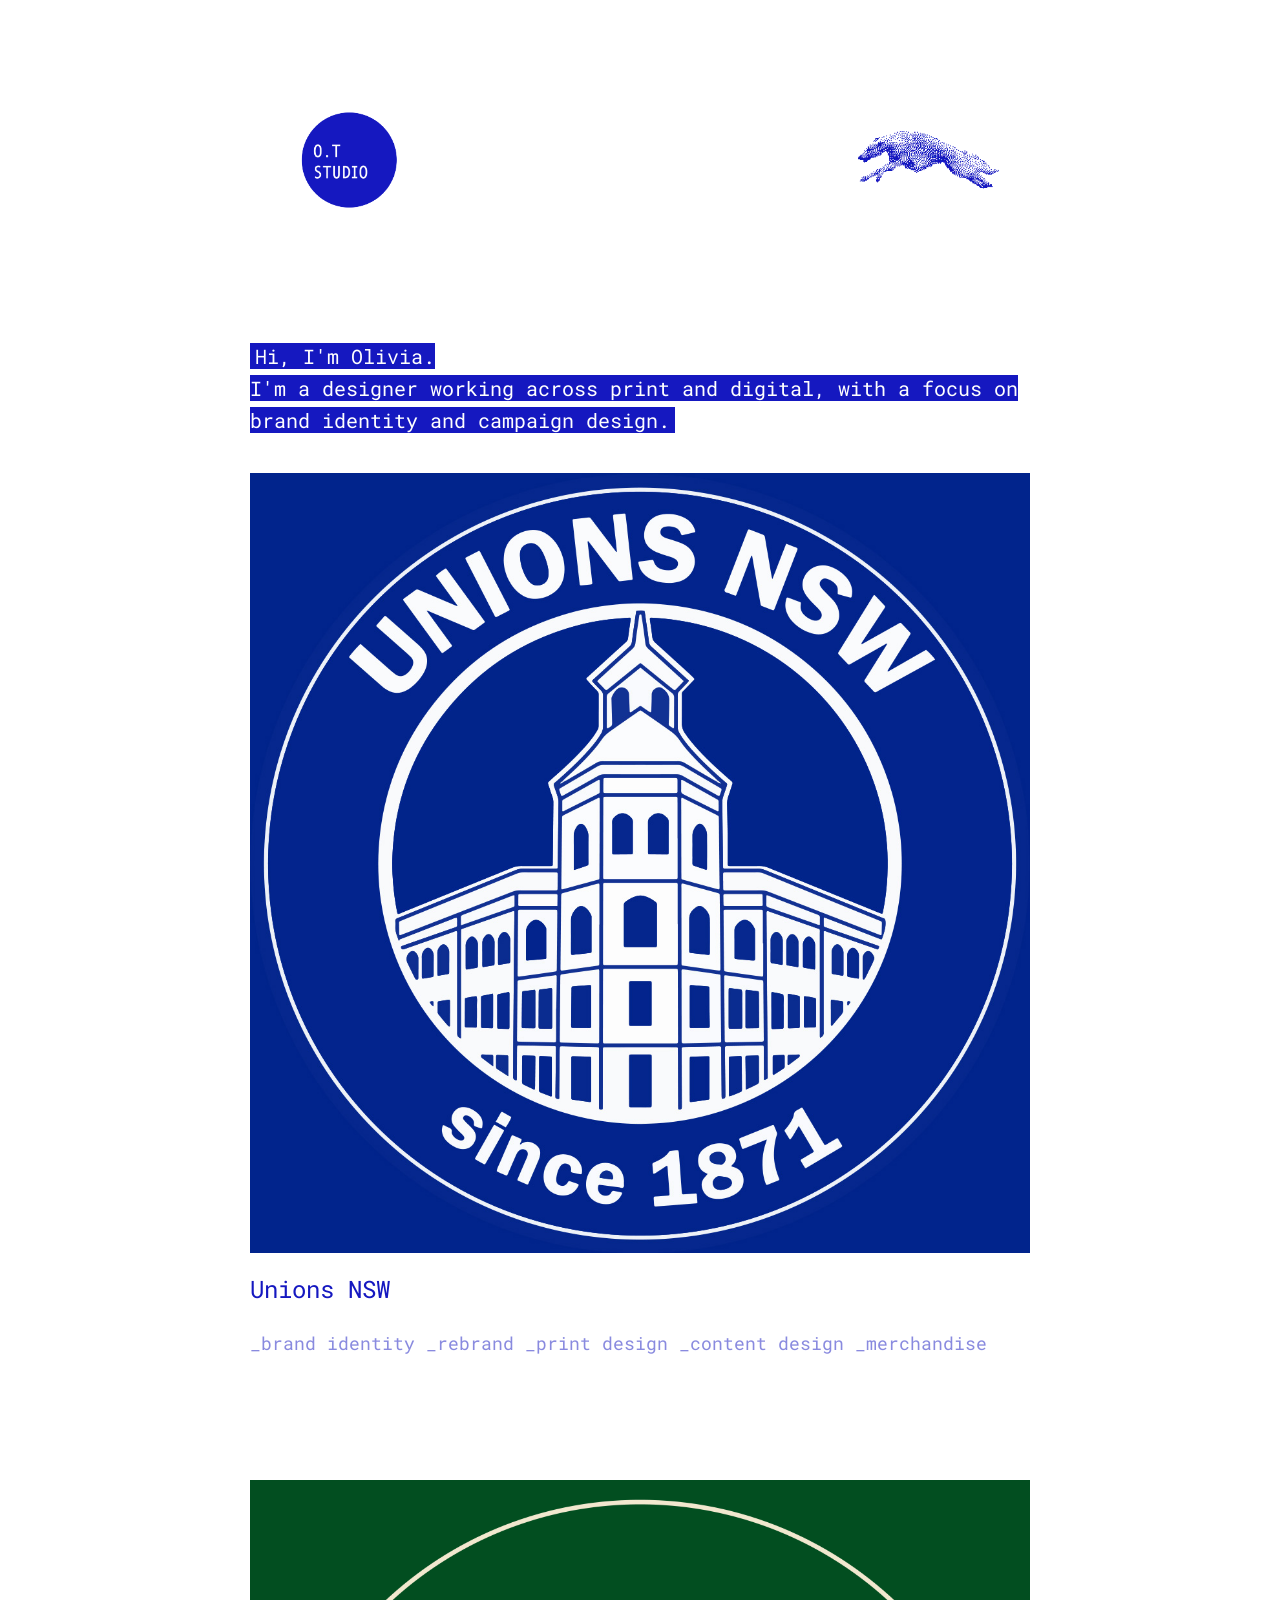
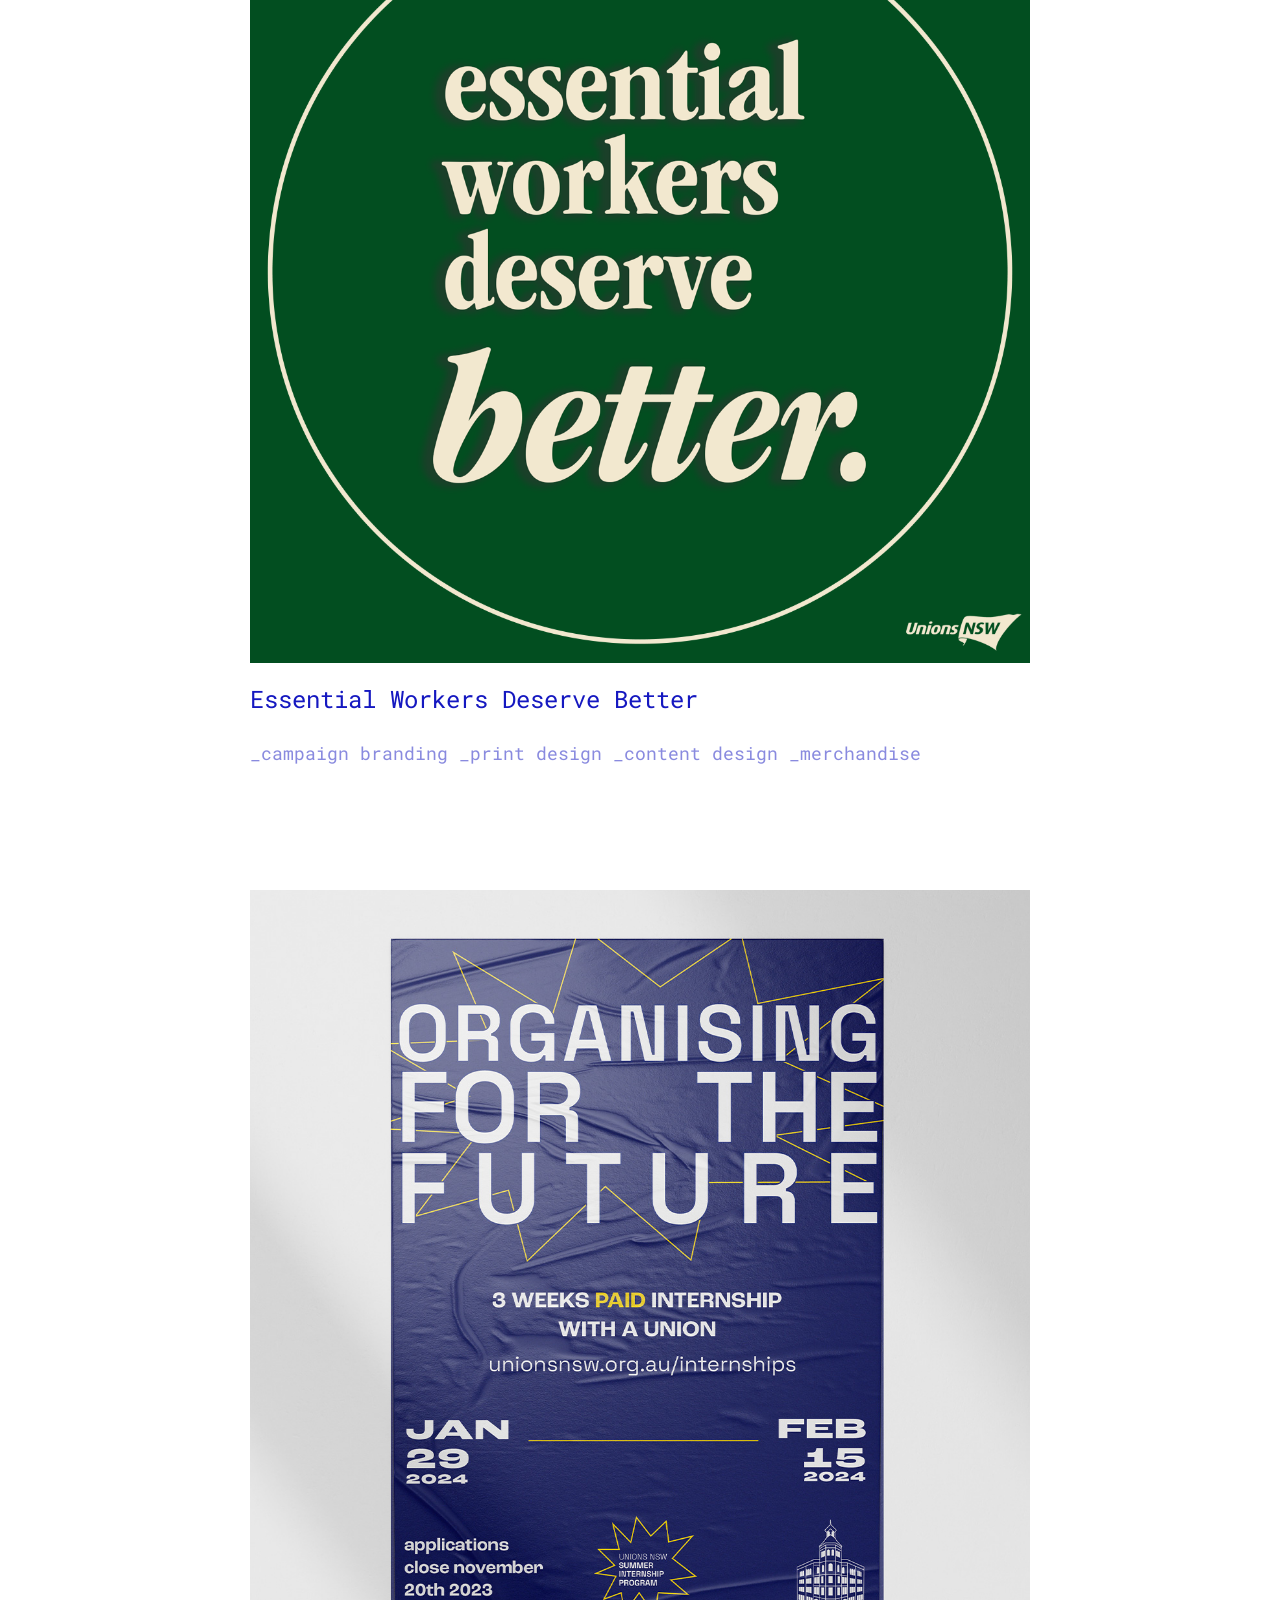
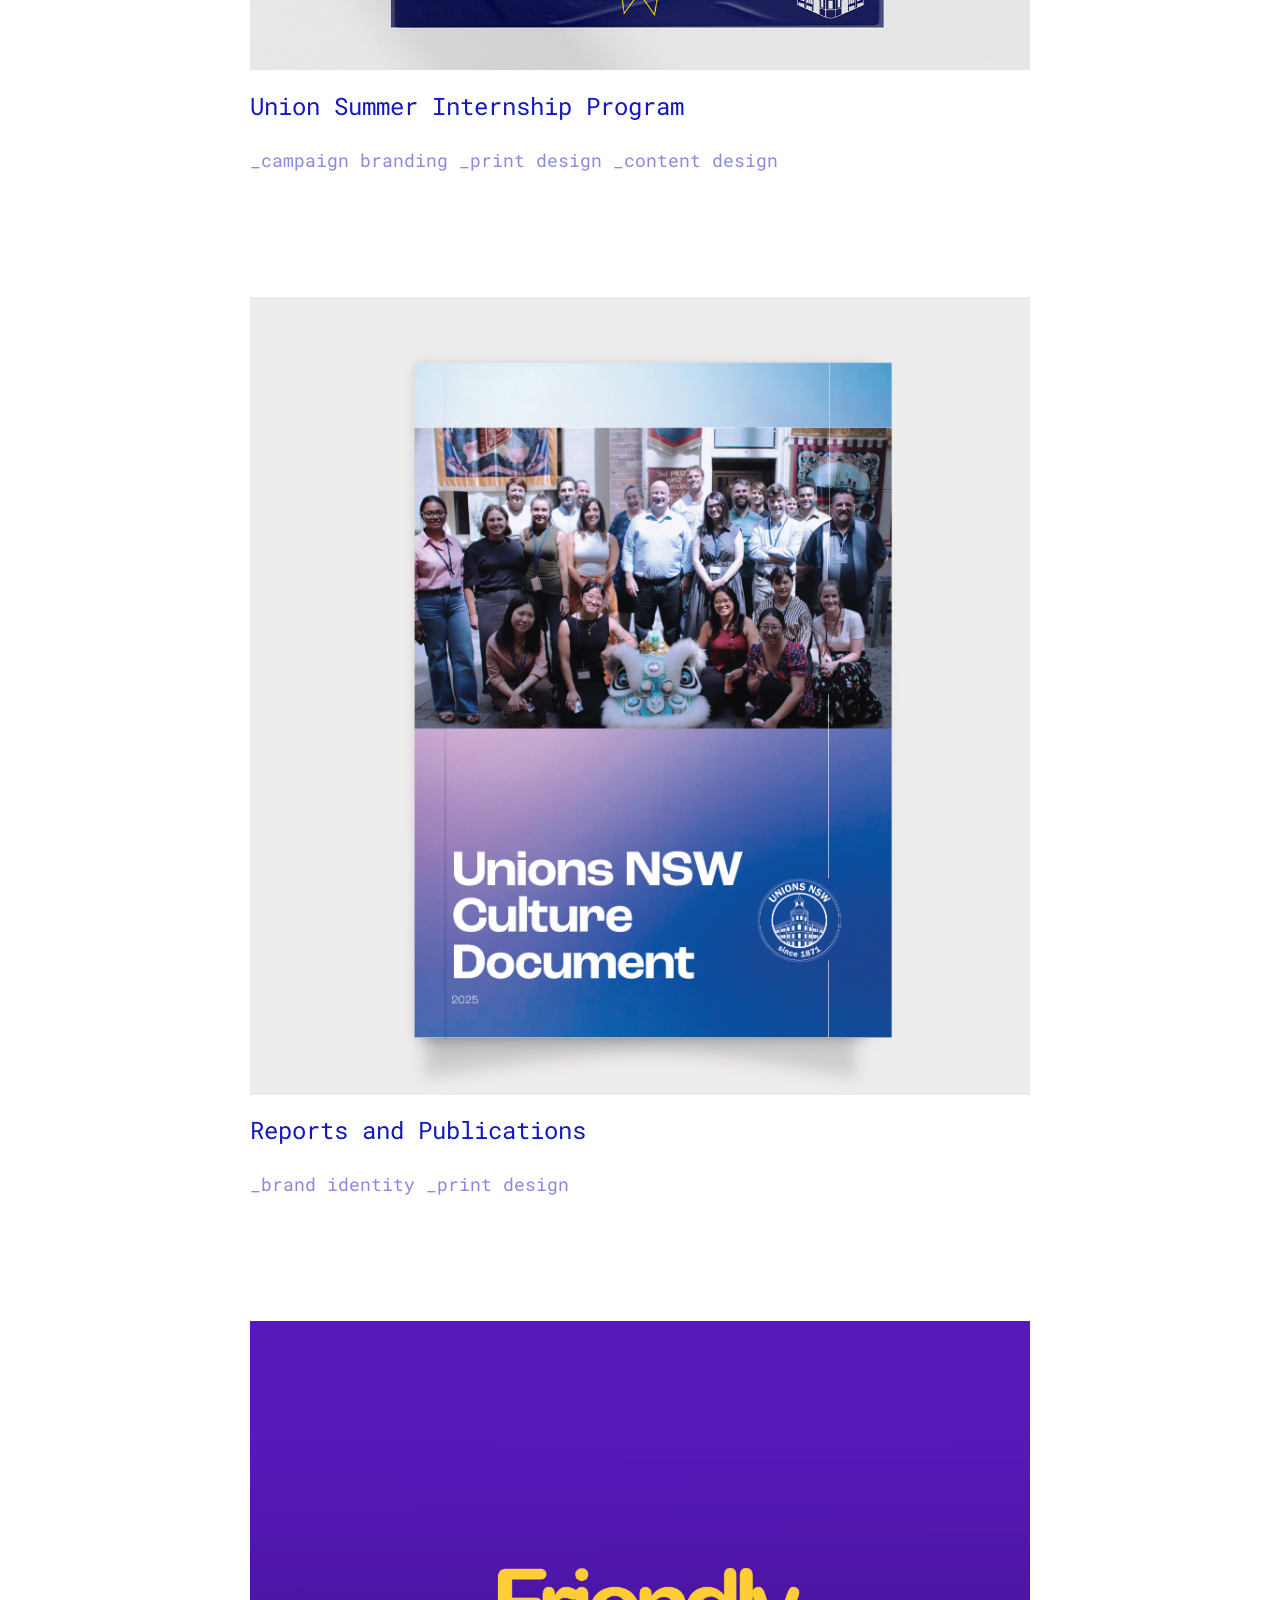
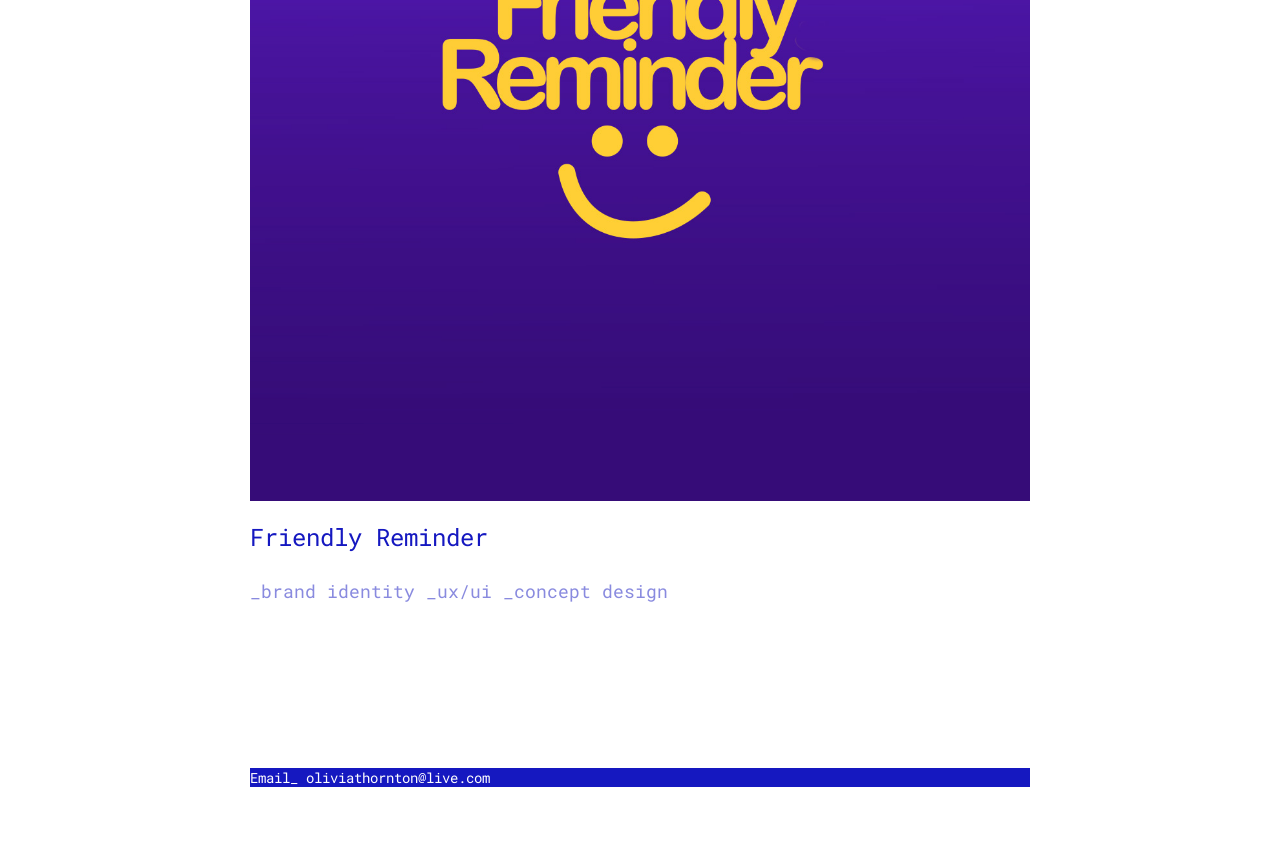
<file: index.html>
<!DOCTYPE html>
<html lang="en">

<head>

<meta charset="UTF-8">
<meta name="viewport" content="width=device-width, initial-scale=1">

<title>ot-studio</title>

<link rel="stylesheet" href="styles.css">

<link rel="preconnect" href="https://fonts.googleapis.com">
<link rel="preconnect" href="https://fonts.gstatic.com" crossorigin>
<link href="https://fonts.googleapis.com/css2?family=Roboto+Mono:ital,wght@0,100..700;1,100..700&display=swap" rel="stylesheet">

</head>


<body>

<header class="header">

<img src="images/logo26-01.png" alt="OT Studio Logo Main" class="logo">

<img src="images/borzoibitmap_grain_flip-1.png" alt="OT Studio Logo" class="logodog">

</header>

<p class="intro"><span>
Hi, I'm Olivia.<br>
I'm a designer working across print and digital, with a focus on brand identity and campaign design.
</span>
</p>
<br>




<main class="projects">

<a class="project" href="projects/project1.html">

<img src="images/project1cover.jpg" alt="Project 1">

<h2>Unions NSW</h2><br>
<h2 class="h2tags">_brand identity _rebrand _print design _content design _merchandise</h2>

</a>


<a class="project" href="projects/project2.html">

<img src="images/project2cover.jpg" alt="Project 2">

<h2>Essential Workers Deserve Better</h2><br>
<h2 class="h2tags">_campaign branding _print design _content design _merchandise</h2>

</a>

<a class="project" href="projects/project3.html">

<img src="images/project3cover.jpg" alt="Project 3">

<h2>Union Summer Internship Program</h2><br>
<h2 class="h2tags">_campaign branding _print design _content design</h2>

</a>

<a class="project" href="projects/project4.html">

<img src="images/project4cover.jpg" alt="Project 4">

<h2>Reports and Publications</h2><br>
<h2 class="h2tags">_brand identity _print design</h2>

</a>

<a class="project" href="projects/project5.html">

<img src="images/project5cover.jpg" alt="Project 5">

<h2>Friendly Reminder</h2><br>
<h2 class="h2tags">_brand identity _ux/ui _concept design</h2>

</a>

</main>


<footer>

<p>Email_ oliviathornton@live.com</p>

</footer>


<script src="script.js"></script>

</body>

</html>
</file>
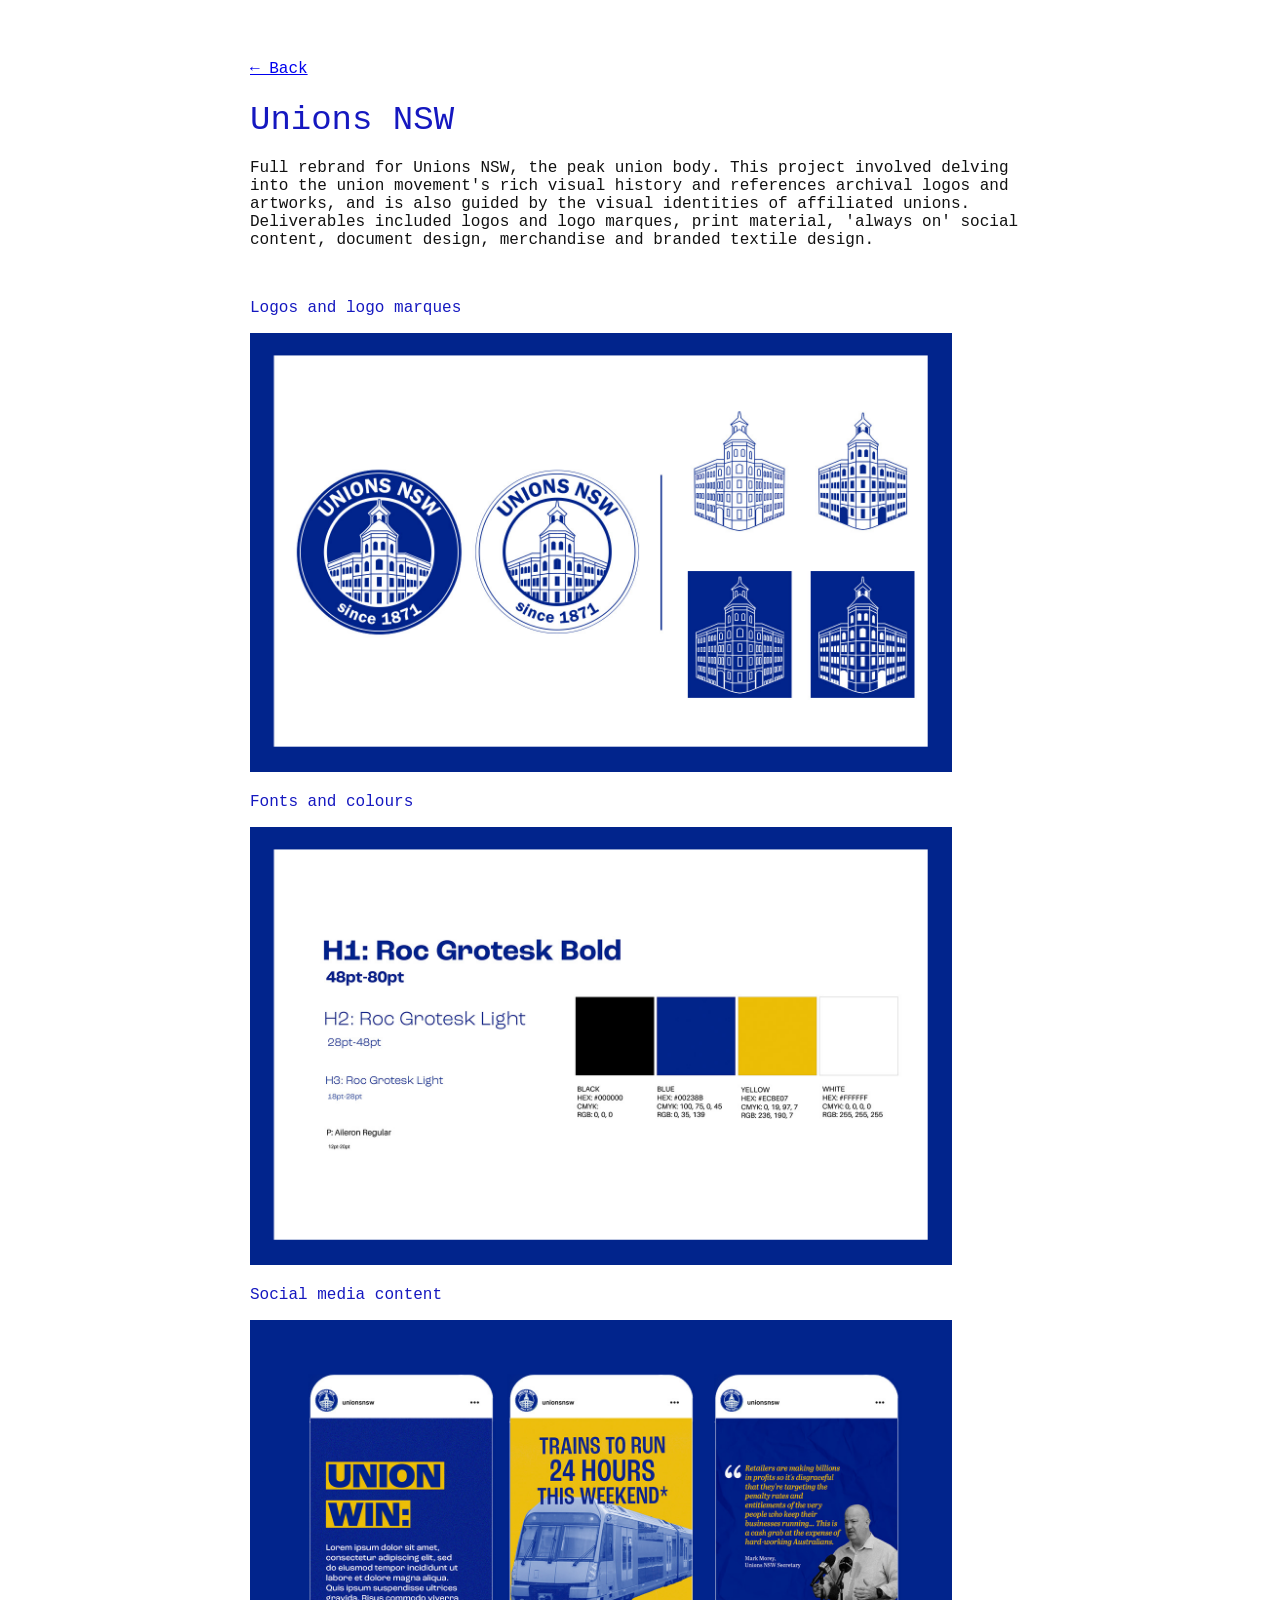
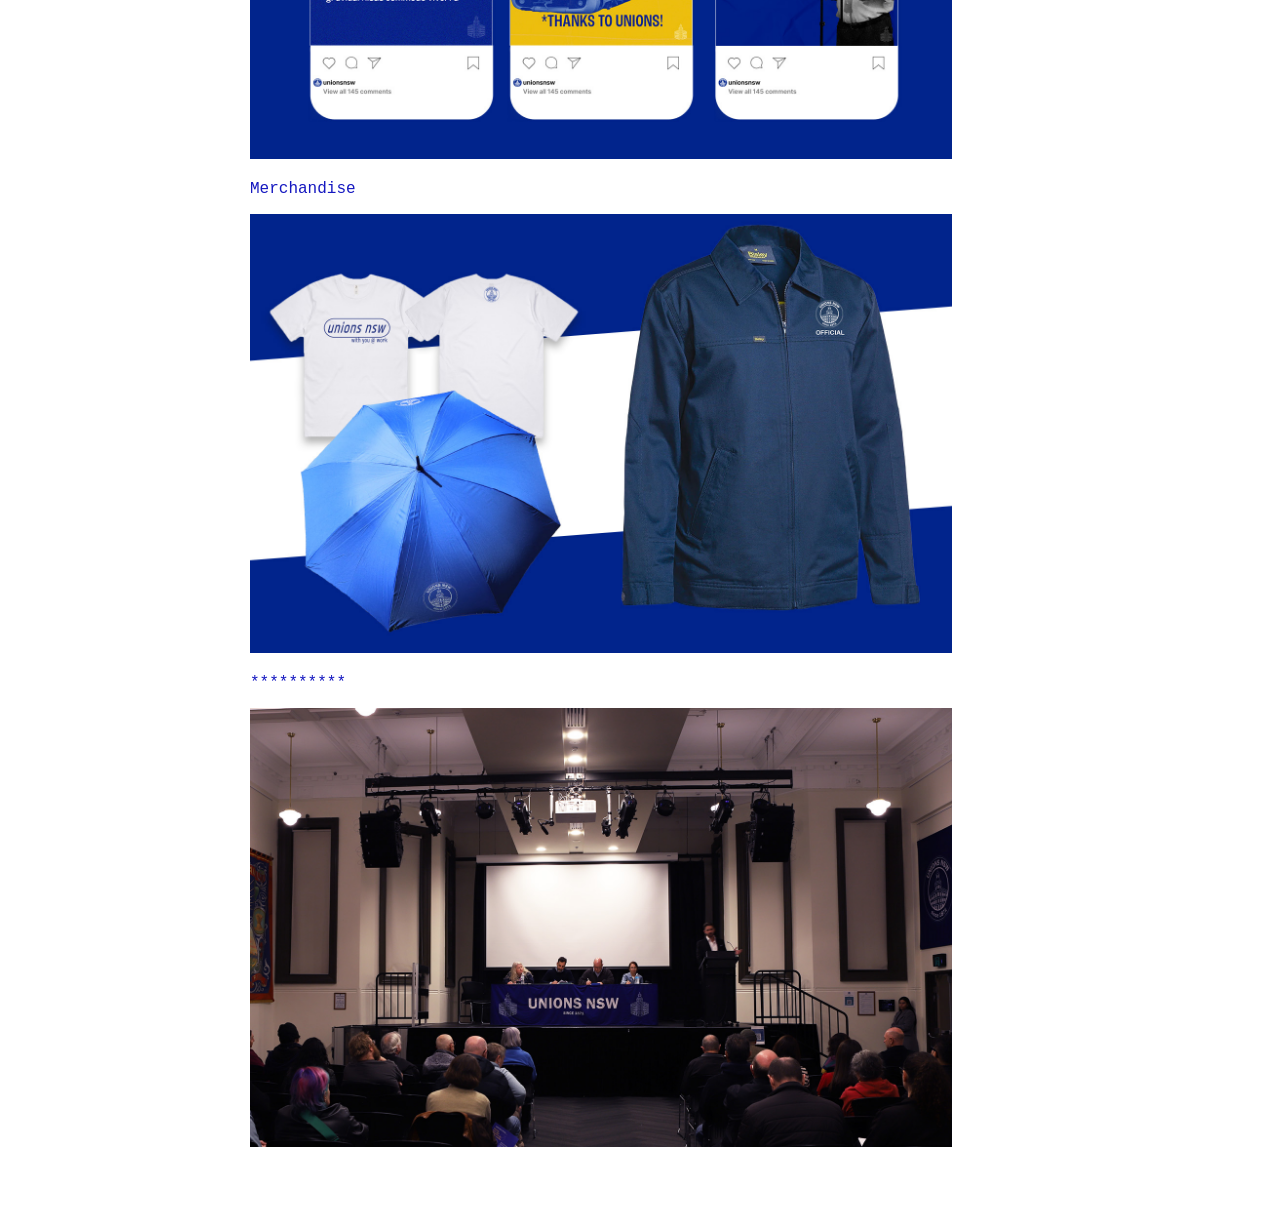
<file: projects/project1.html>
<!DOCTYPE html>

<html>

<head>

<meta charset="UTF-8">

<title>Unions NSW</title>

<link rel="stylesheet" href="../styles.css">

</head>


<body>

<a href="../index.html">← Back</a>

<h1>Unions NSW</h1>

<p>
Full rebrand for Unions NSW, the peak union body.
This project involved delving into the union movement's rich visual history and references archival logos and artworks, and is also guided by the visual identities of affiliated unions.  <br> 
Deliverables included logos and logo marques, print material, 'always on' social content, document design, merchandise and branded textile design.
</p>
<br>

<p class="pichead">Logos and logo marques</p>

<img src="../images/project1a.jpg"class="projectslides">

<p class="pichead">Fonts and colours</p>

<img src="../images/project1b.jpg"class="projectslides">

<p class="pichead">Social media content</p>

<img src="../images/project1c.jpg"class="projectslides">

<p class="pichead">Merchandise</p>

<img src="../images/project1d.jpg"class="projectslides">

<p class="pichead">**********</p>

<img src="../images/project1e.jpg"class="projectslides">

<script src="/script.js"></script>

</body>

</html>
</file>
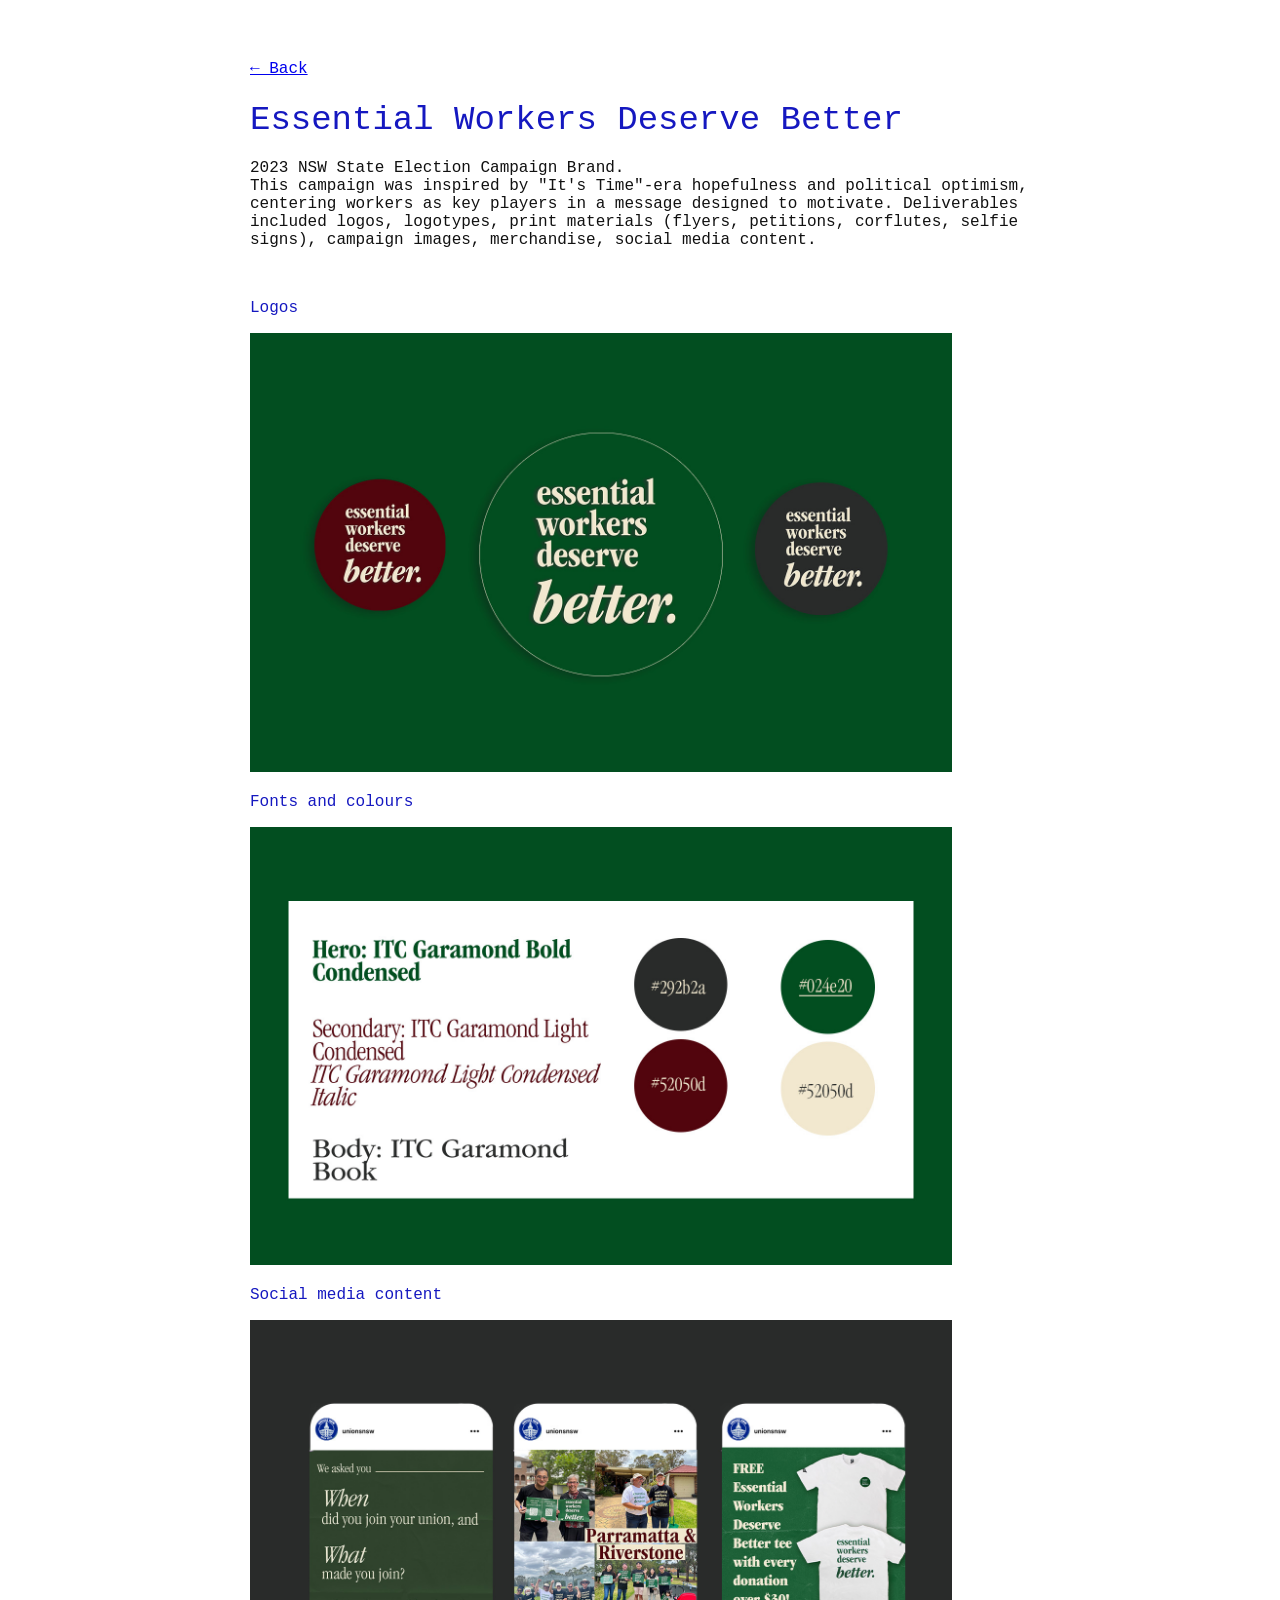
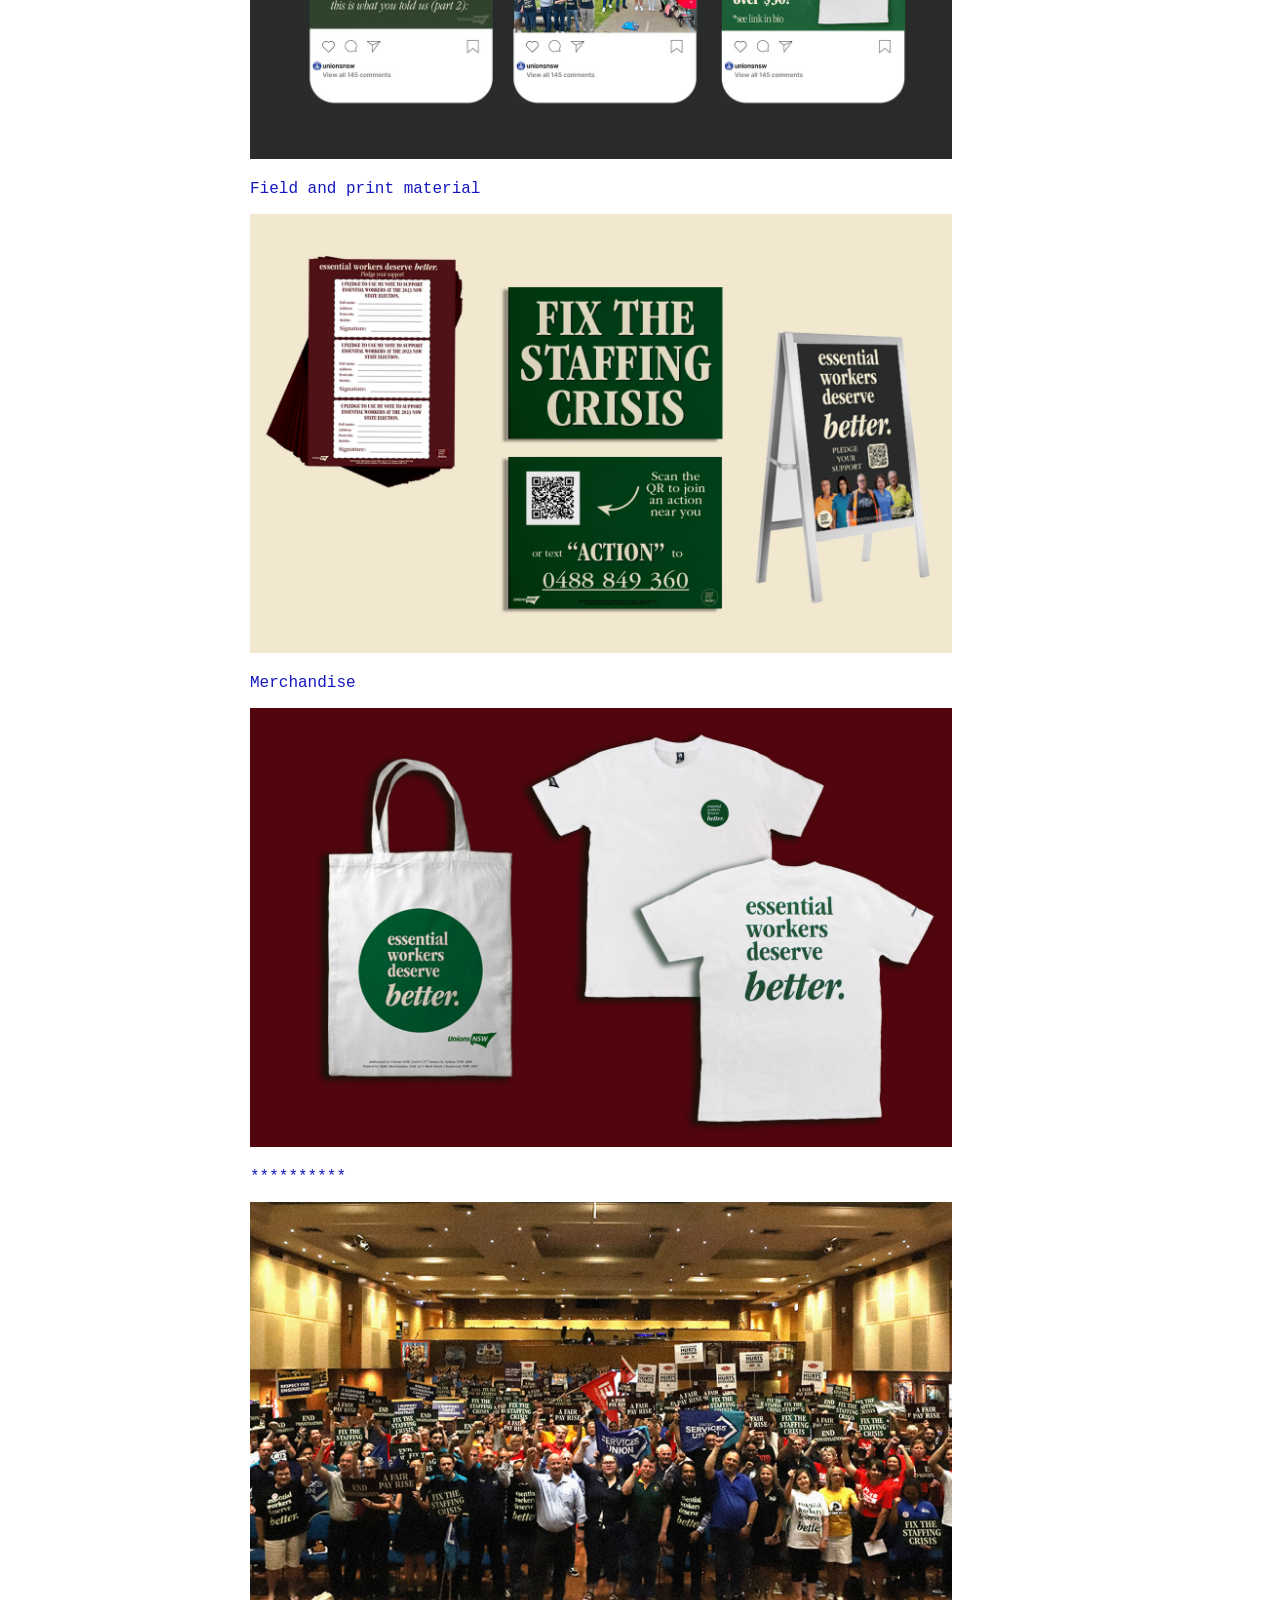
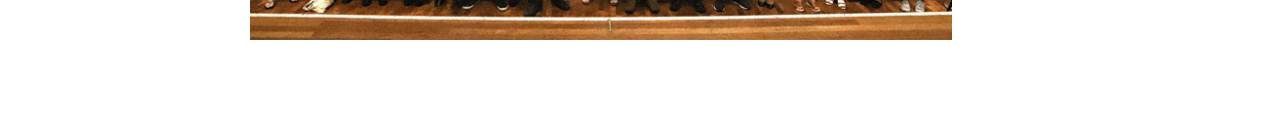
<file: projects/project2.html>
<!DOCTYPE html>

<html>

<head>

<meta charset="UTF-8">

<title>Essential Workers Deserve Better</title>

<link rel="stylesheet" href="../styles.css">

</head>


<body>

<a href="../index.html">← Back</a>

<h1>Essential Workers Deserve Better</h1>

<p>
2023 NSW State Election Campaign Brand.<br>
This campaign was inspired by "It's Time"-era hopefulness and political optimism, centering workers as key players in a message designed to motivate.
Deliverables included logos, logotypes, print materials (flyers, petitions, corflutes, selfie signs), campaign images, merchandise, social media content.
</p>
<br>

<p class="pichead">Logos</p>

<img src="../images/project2a.jpg"class="projectslides"><br>

<p class="pichead">Fonts and colours</p>

<img src="../images/project2b.jpg"class="projectslides"><br>

<p class="pichead">Social media content</p>

<img src="../images/project2c.jpg"class="projectslides"><br>

<p class="pichead">Field and print material</p>

<img src="../images/project2d.jpg"class="projectslides">

<p class="pichead">Merchandise</p>

<img src="../images/project2e.jpg"class="projectslides">

<p class="pichead">**********</p>

<img src="../images/project2f.jpg"class="projectslides">

<script src="../script.js"></script>

</body>

</html>
</file>
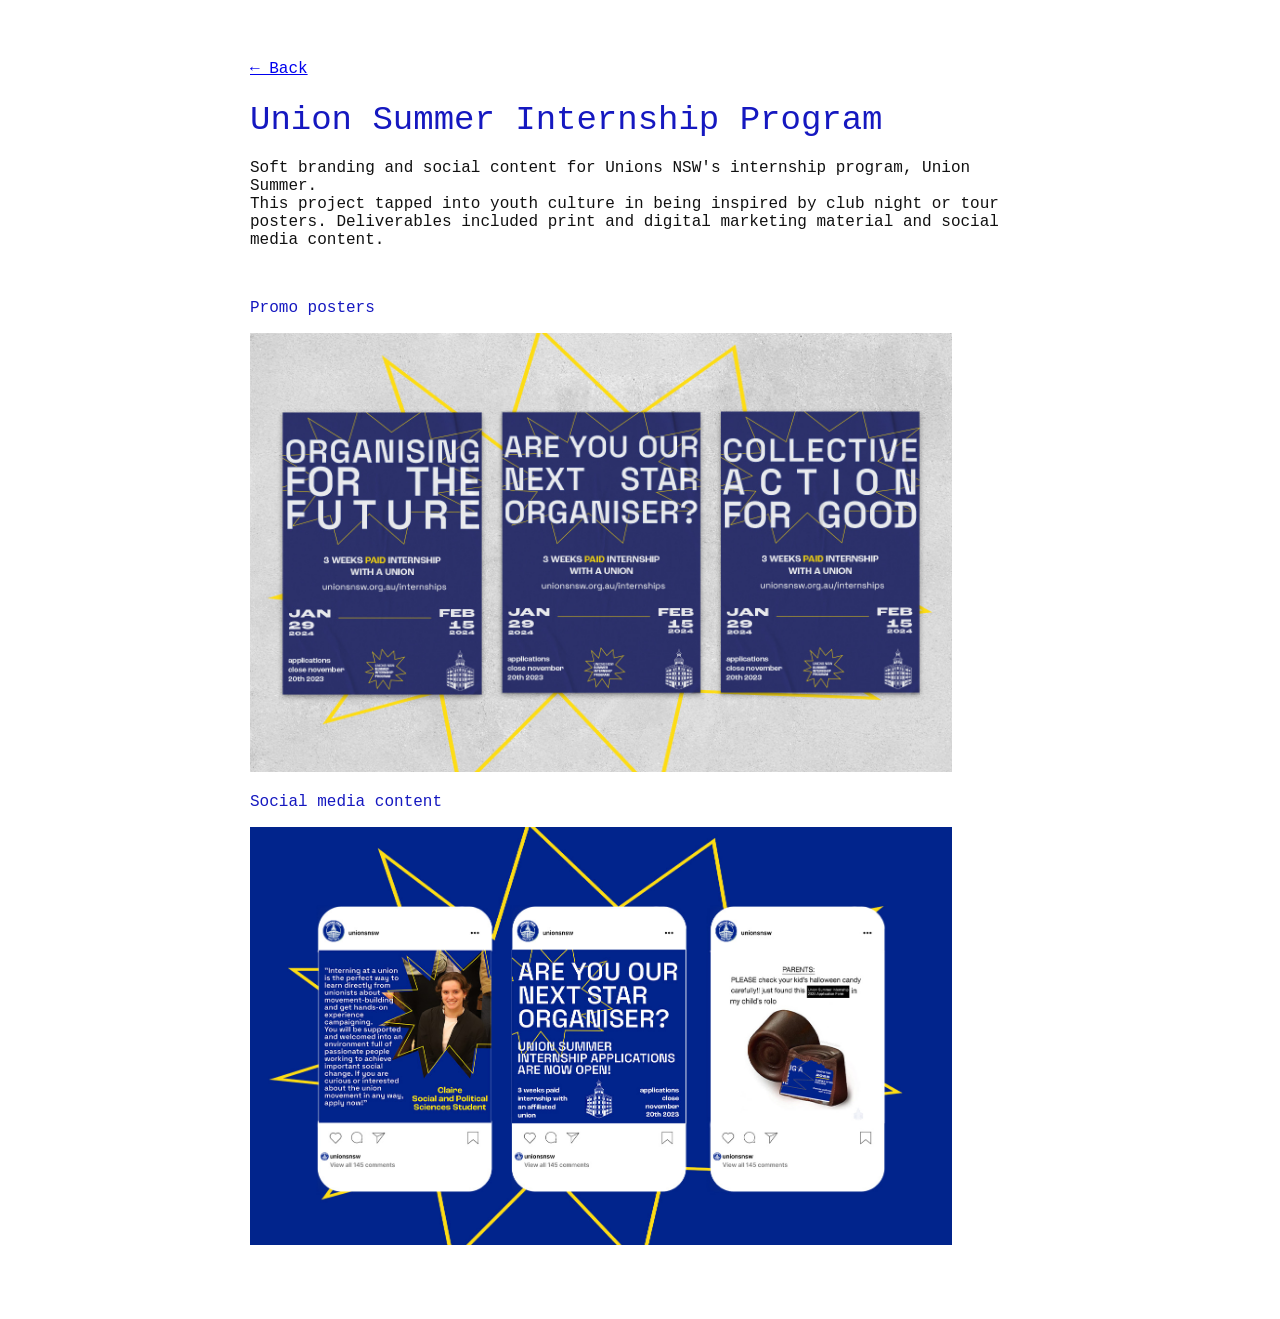
<file: projects/project3.html>
<!DOCTYPE html>

<html>

<head>

<meta charset="UTF-8">

<title>Union Summer Internship Program</title>

<link rel="stylesheet" href="../styles.css">

</head>


<body>

<a href="../index.html">← Back</a>

<h1>Union Summer Internship Program</h1>

<p>
Soft branding and social content for Unions NSW's internship program, Union Summer.<br>
This project tapped into youth culture in being inspired by club night or tour posters. Deliverables included print and digital marketing material and social media content.
</p>
<br>

<p class="pichead">Promo posters</p>

<img src="../images/project3a.jpg"class="projectslides">

<p class="pichead">Social media content</p>

<img src="../images/project3b.jpg"class="projectslides">

<script src="../script.js"></script>

</body>

</html>
</file>
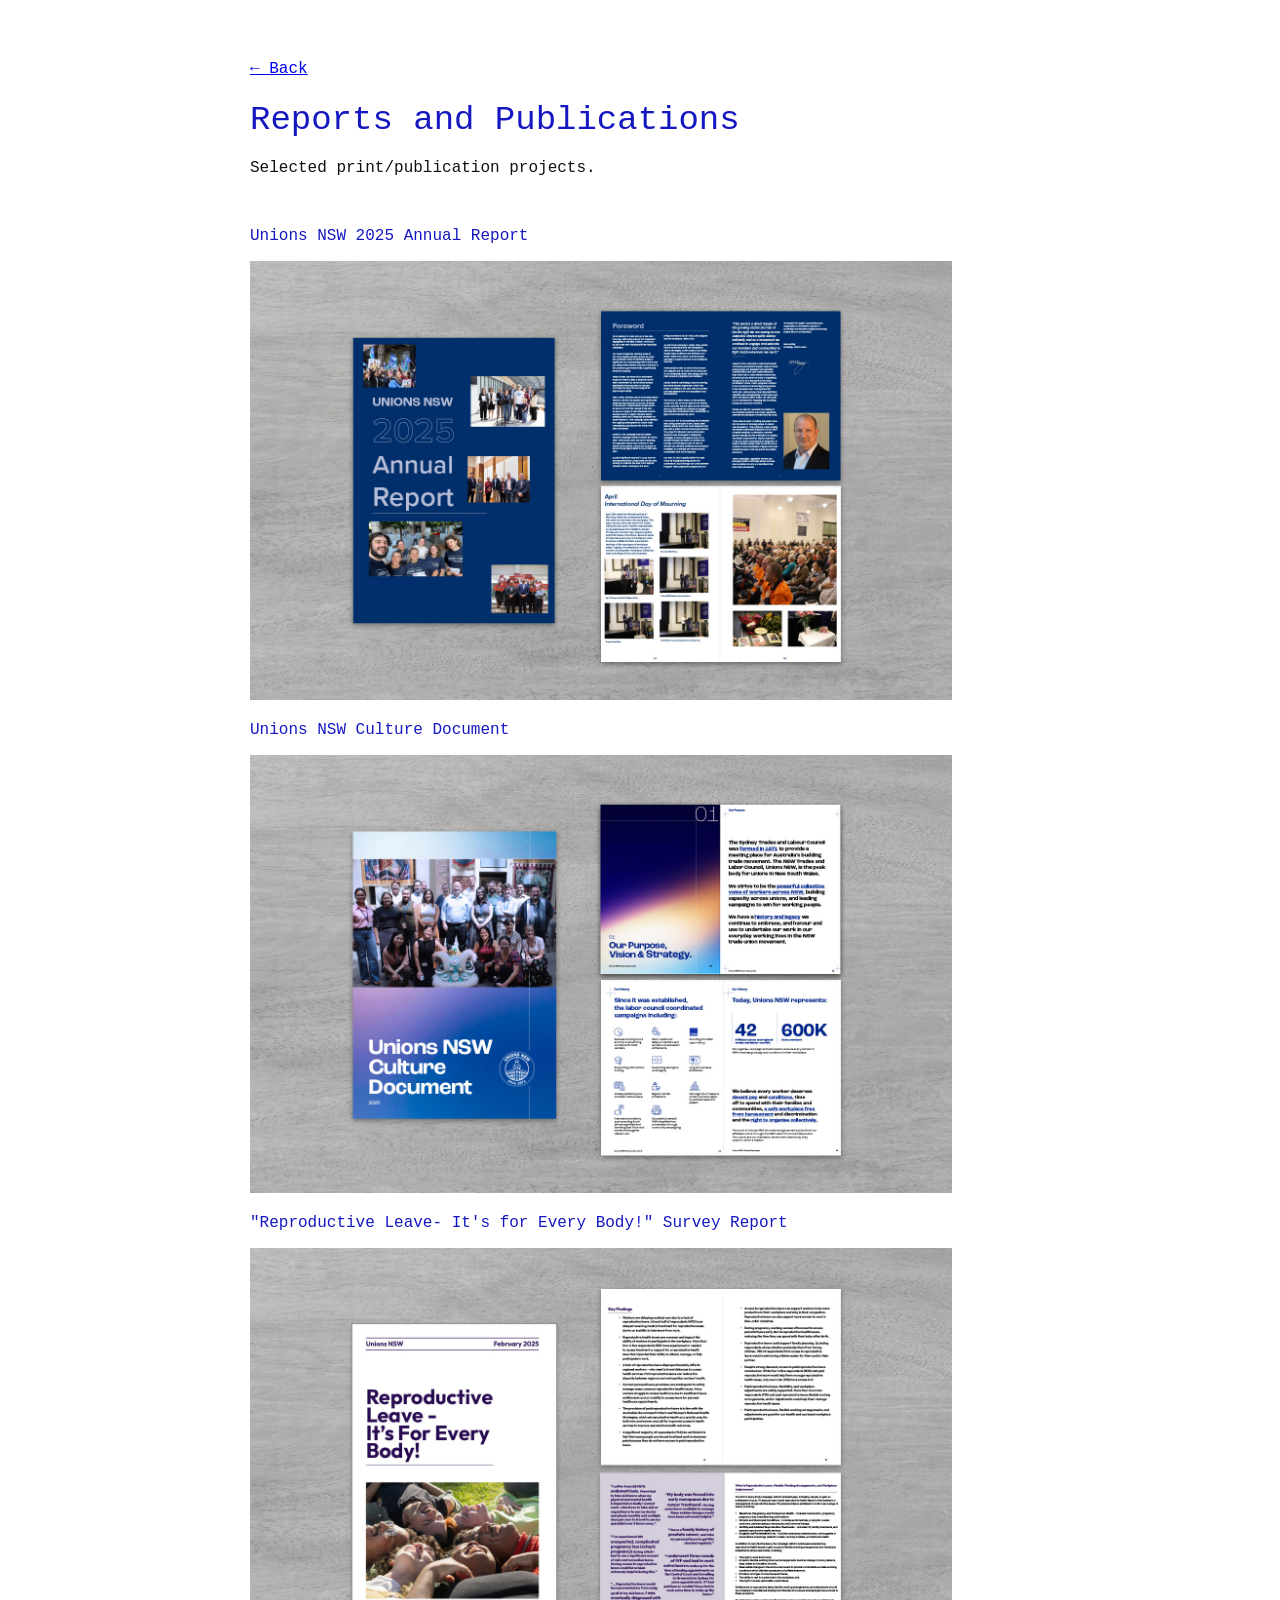
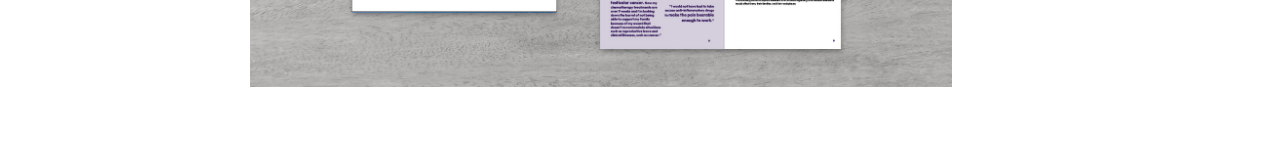
<file: projects/project4.html>
<!DOCTYPE html>

<html>

<head>

<meta charset="UTF-8">

<title>Reports and Publications</title>

<link rel="stylesheet" href="../styles.css">

</head>


<body>

<a href="../index.html">← Back</a>

<h1>Reports and Publications</h1>

<p>
Selected print/publication projects.
</p>
<br>

<p class="pichead">Unions NSW 2025 Annual Report</p>
<a href="https://unionsnsw.org.au/wp-content/uploads/2026/02/25annualreport_web_pages.pdf">

<img src="../images/project4a.jpg"class="projectslides">
</a>

<p class="pichead">Unions NSW Culture Document</p>

<img src="../images/project4b.jpg"class="projectslides">

<p class="pichead">"Reproductive Leave- It's for Every Body!" Survey Report</p>
<a href="https://unionsnsw.org.au/wp-content/uploads/2025/03/reproductiveleavereport_web.pdf">

<img src="../images/project4c.jpg"class="projectslides">

</a>

<script src="../script.js"></script>

</body>

</html>
</file>
<file: styles.css>
*{
box-sizing:border-box;
}

body{

font-family:'Roboto Mono', monospace;
margin:0;
padding:60px;
color:#111;
background:white;
max-width:900px;
margin:auto;

}

.header{

width: 100%;  
margin-bottom: 80px;
display: flex;
justify-content: space-between;
align-items: center;
padding: 20px;
}

.logo {
  height: 160px;
}

.logodog {
  height: 80px;
  animation: rotation 6s infinite linear;
}

@keyframes rotation {
  from {
    transform: rotate(359deg);
  }
  to {
    transform: rotate(0deg);
  }
}

h1{

font-size:34px;
font-weight:500;
margin-bottom:20px;
color:#1518c0;
}

h1 span{
  background-color: #FFFFFF;
  width:100% ;
}

h2{

font-size:24px;
font-weight:500;
color:#1518c0;
margin-bottom: 5px;
}

.h2tags{

font-size:18px;
font-weight:500;
color:#1518c0;
opacity: 50%;
margin-bottom: 5px;
margin-top: 0px;
}

h3{

font-size:18px;
font-weight:500;
margin-bottom:20px;
color:#1518c0;
}

.intro span{

font-size:20px;
line-height:1.6;
max-width:600px;
color: #FFFFFF;
background-color: #1518c0;
padding: 0 5px; /* Add horizontal padding */

}

.projects{

display:flex;
flex-direction:column;
gap:120px;

}

.project{

text-decoration:none;
color:#1518c0;

}

.project img{

width:100%;
display:block;
transition:opacity 0.3s ease;

}

.project:hover img{

opacity:0.85;

}

.project h2{

font: size 24px;
font-weight:400;
color:#1518c0;

}

.pichead{
color:#1518c0  
}

footer{

margin-top:160px;
font-size:14px;
color:#FFFFFF;
background-color:#1518c0;

}

img{

cursor:pointer;

}

.lightbox{

position:fixed;
top:0;
left:0;
width:100%;
height:100%;
background:rgba(0,0,0,0.9);

display:none;
justify-content:center;
align-items:center;

}

.lightbox img{

max-width:90%;
max-height:90%;

}

.projectslides{
  max-width: 90%;
}
</file>
